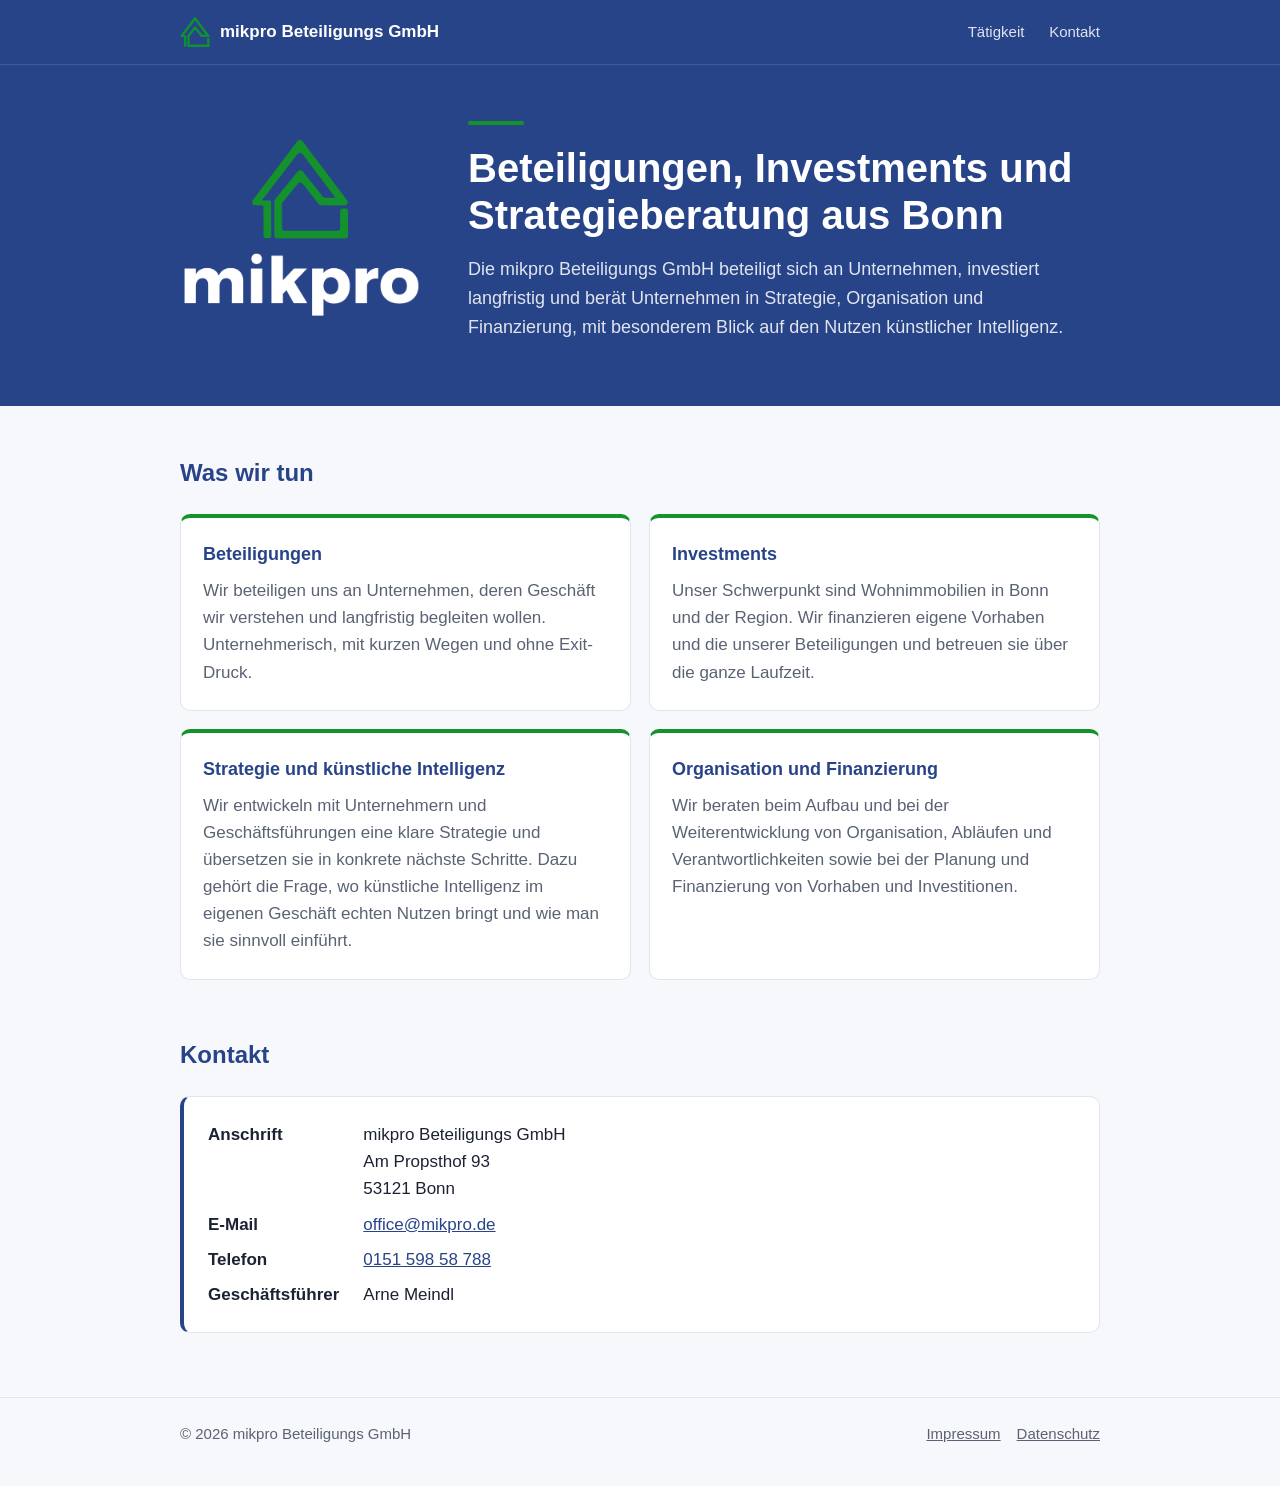
<file: index.html>
<!doctype html>
<html lang="de">
<head>
  <meta charset="utf-8">
  <meta name="viewport" content="width=device-width, initial-scale=1">
  <title>mikpro Beteiligungs GmbH, Bonn</title>
  <meta name="description" content="mikpro Beteiligungs GmbH aus Bonn: Beteiligungen an Unternehmen, Investments, Strategieberatung mit Blick auf künstliche Intelligenz sowie Beratung zu Organisation und Finanzierung.">
  <meta name="theme-color" content="#284489">
  <link rel="icon" type="image/png" sizes="32x32" href="img/favicon-32.png">
  <link rel="stylesheet" href="style.css">
</head>
<body>
  <header class="site">
    <div class="wrap">
      <a class="brand" href="./"><img src="img/haus.png" alt="" width="30" height="30"><span>mikpro Beteiligungs GmbH</span></a>
      <nav>
        <a href="#taetigkeit">Tätigkeit</a>
        <a href="#kontakt">Kontakt</a>
      </nav>
    </div>
  </header>

  <div class="hero">
    <div class="wrap">
      <img src="img/logo-mikpro.png" alt="mikpro" width="240" height="184">
      <div>
        <div class="line"></div>
        <h1>Beteiligungen, Investments und Strategieberatung aus Bonn</h1>
        <p>Die mikpro Beteiligungs GmbH beteiligt sich an Unternehmen, investiert langfristig und berät Unternehmen in Strategie, Organisation und Finanzierung, mit besonderem Blick auf den Nutzen künstlicher Intelligenz.</p>
      </div>
    </div>
  </div>

  <main class="wrap">
    <section id="taetigkeit">
      <h2>Was wir tun</h2>
      <div class="cards">
        <div class="card">
          <h3>Beteiligungen</h3>
          <p>Wir beteiligen uns an Unternehmen, deren Geschäft wir verstehen und langfristig begleiten wollen. Unternehmerisch, mit kurzen Wegen und ohne Exit-Druck.</p>
        </div>
        <div class="card">
          <h3>Investments</h3>
          <p>Unser Schwerpunkt sind Wohnimmobilien in Bonn und der Region. Wir finanzieren eigene Vorhaben und die unserer Beteiligungen und betreuen sie über die ganze Laufzeit.</p>
        </div>
        <div class="card">
          <h3>Strategie und künstliche Intelligenz</h3>
          <p>Wir entwickeln mit Unternehmern und Geschäftsführungen eine klare Strategie und übersetzen sie in konkrete nächste Schritte. Dazu gehört die Frage, wo künstliche Intelligenz im eigenen Geschäft echten Nutzen bringt und wie man sie sinnvoll einführt.</p>
        </div>
        <div class="card">
          <h3>Organisation und Finanzierung</h3>
          <p>Wir beraten beim Aufbau und bei der Weiterentwicklung von Organisation, Abläufen und Verantwortlichkeiten sowie bei der Planung und Finanzierung von Vorhaben und Investitionen.</p>
        </div>
      </div>
    </section>

    <section id="kontakt">
      <h2>Kontakt</h2>
      <div class="facts">
        <dl>
          <dt>Anschrift</dt>
          <dd>mikpro Beteiligungs GmbH<br>Am Propsthof 93<br>53121 Bonn</dd>
          <dt>E-Mail</dt>
          <dd><a href="mailto:office@mikpro.de">office@mikpro.de</a></dd>
          <dt>Telefon</dt>
          <dd><a href="tel:+4915159858788">0151 598 58 788</a></dd>
          <dt>Geschäftsführer</dt>
          <dd>Arne Meindl</dd>
        </dl>
      </div>
    </section>
  </main>

  <footer class="site">
    <div class="wrap">
      <span>© 2026 mikpro Beteiligungs GmbH</span>
      <span><a href="impressum.html">Impressum</a><a href="datenschutz.html">Datenschutz</a></span>
    </div>
  </footer>
</body>
</html>
</file>
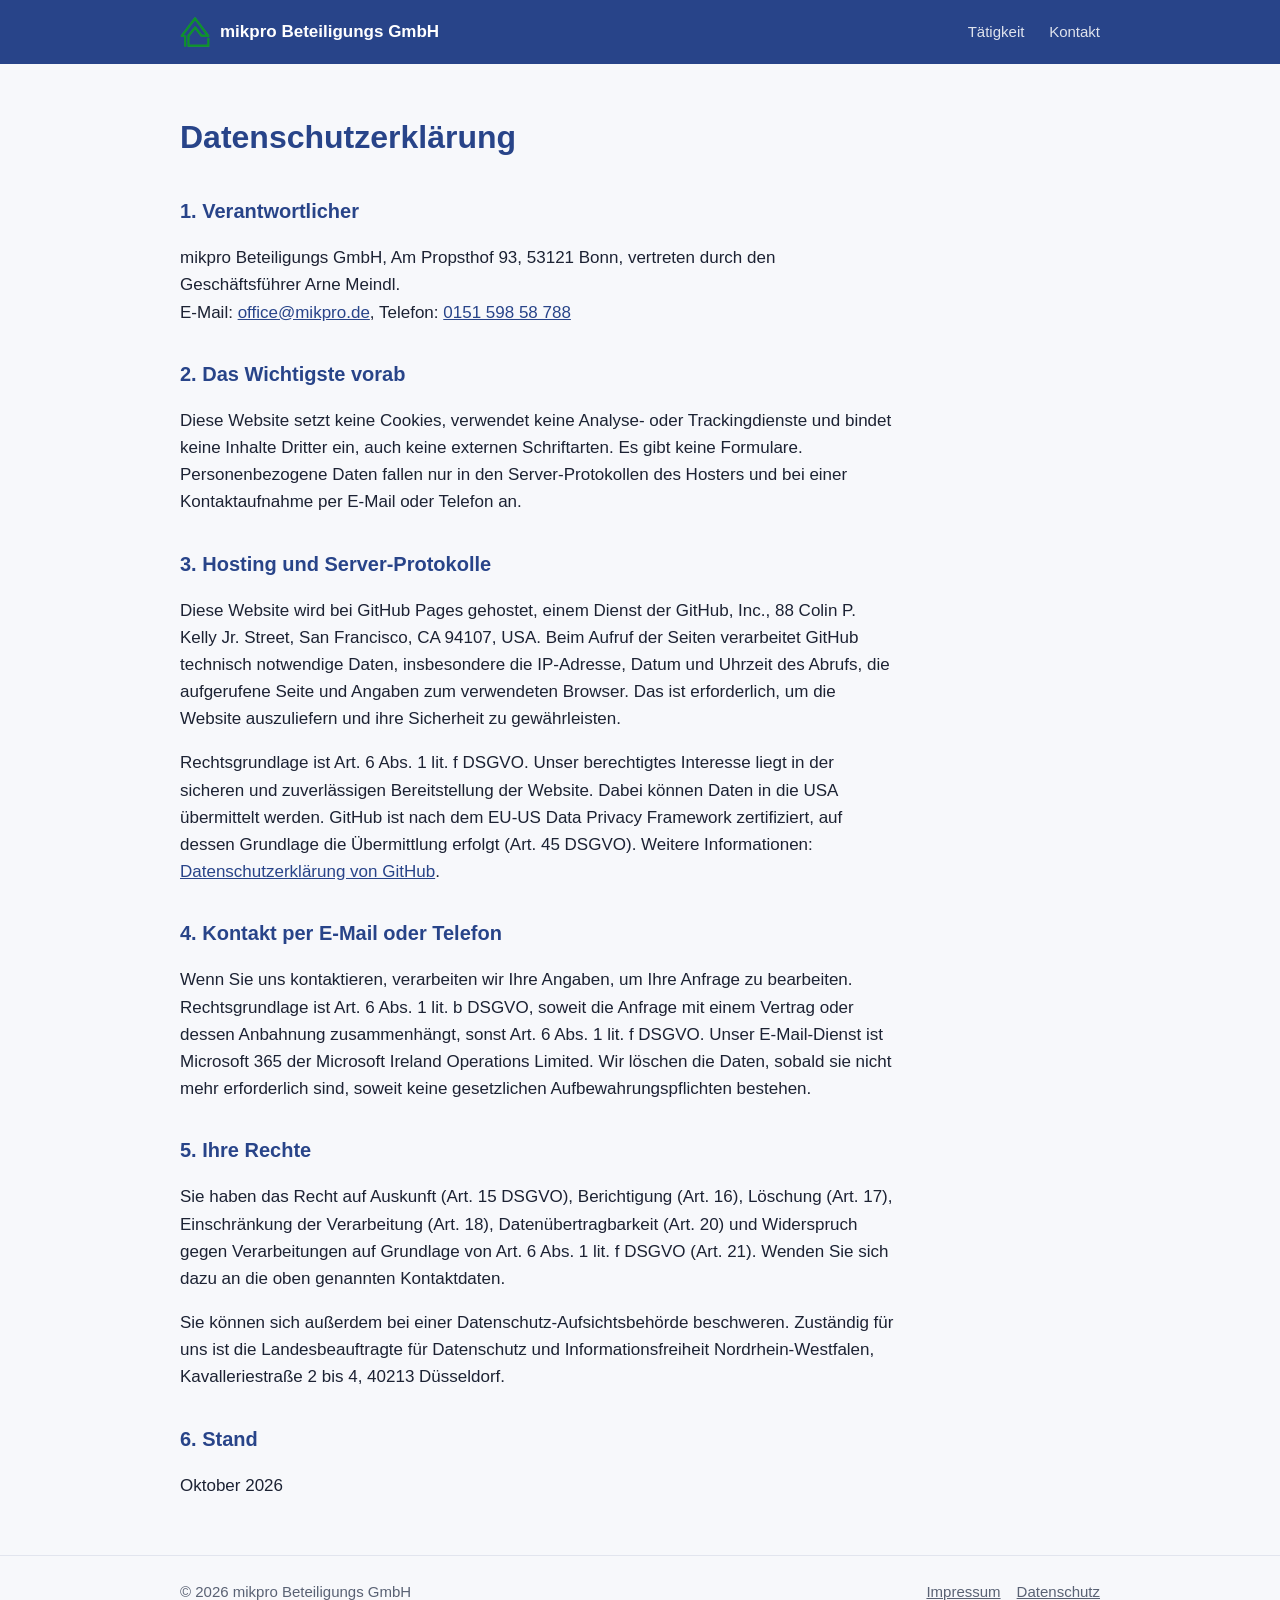
<file: datenschutz.html>
<!doctype html>
<html lang="de">
<head>
  <meta charset="utf-8">
  <meta name="viewport" content="width=device-width, initial-scale=1">
  <title>Datenschutz, mikpro Beteiligungs GmbH</title>
  <meta name="robots" content="noindex">
  <meta name="theme-color" content="#284489">
  <link rel="icon" type="image/png" sizes="32x32" href="img/favicon-32.png">
  <link rel="stylesheet" href="style.css">
</head>
<body>
  <header class="site">
    <div class="wrap">
      <a class="brand" href="./"><img src="img/haus.png" alt="" width="30" height="30"><span>mikpro Beteiligungs GmbH</span></a>
      <nav>
        <a href="./#taetigkeit">Tätigkeit</a>
        <a href="./#kontakt">Kontakt</a>
      </nav>
    </div>
  </header>

  <main class="wrap legal">
    <h1>Datenschutzerklärung</h1>

    <h2>1. Verantwortlicher</h2>
    <p>mikpro Beteiligungs GmbH, Am Propsthof 93, 53121 Bonn, vertreten durch den Geschäftsführer Arne Meindl.<br>E-Mail: <a href="mailto:office@mikpro.de">office@mikpro.de</a>, Telefon: <a href="tel:+4915159858788">0151 598 58 788</a></p>

    <h2>2. Das Wichtigste vorab</h2>
    <p>Diese Website setzt keine Cookies, verwendet keine Analyse- oder Trackingdienste und bindet keine Inhalte Dritter ein, auch keine externen Schriftarten. Es gibt keine Formulare. Personenbezogene Daten fallen nur in den Server-Protokollen des Hosters und bei einer Kontaktaufnahme per E-Mail oder Telefon an.</p>

    <h2>3. Hosting und Server-Protokolle</h2>
    <p>Diese Website wird bei GitHub Pages gehostet, einem Dienst der GitHub, Inc., 88 Colin P. Kelly Jr. Street, San Francisco, CA 94107, USA. Beim Aufruf der Seiten verarbeitet GitHub technisch notwendige Daten, insbesondere die IP-Adresse, Datum und Uhrzeit des Abrufs, die aufgerufene Seite und Angaben zum verwendeten Browser. Das ist erforderlich, um die Website auszuliefern und ihre Sicherheit zu gewährleisten.</p>
    <p>Rechtsgrundlage ist Art. 6 Abs. 1 lit. f DSGVO. Unser berechtigtes Interesse liegt in der sicheren und zuverlässigen Bereitstellung der Website. Dabei können Daten in die USA übermittelt werden. GitHub ist nach dem EU-US Data Privacy Framework zertifiziert, auf dessen Grundlage die Übermittlung erfolgt (Art. 45 DSGVO). Weitere Informationen: <a href="https://docs.github.com/de/site-policy/privacy-policies/github-general-privacy-statement">Datenschutzerklärung von GitHub</a>.</p>

    <h2>4. Kontakt per E-Mail oder Telefon</h2>
    <p>Wenn Sie uns kontaktieren, verarbeiten wir Ihre Angaben, um Ihre Anfrage zu bearbeiten. Rechtsgrundlage ist Art. 6 Abs. 1 lit. b DSGVO, soweit die Anfrage mit einem Vertrag oder dessen Anbahnung zusammenhängt, sonst Art. 6 Abs. 1 lit. f DSGVO. Unser E-Mail-Dienst ist Microsoft 365 der Microsoft Ireland Operations Limited. Wir löschen die Daten, sobald sie nicht mehr erforderlich sind, soweit keine gesetzlichen Aufbewahrungspflichten bestehen.</p>

    <h2>5. Ihre Rechte</h2>
    <p>Sie haben das Recht auf Auskunft (Art. 15 DSGVO), Berichtigung (Art. 16), Löschung (Art. 17), Einschränkung der Verarbeitung (Art. 18), Datenübertragbarkeit (Art. 20) und Widerspruch gegen Verarbeitungen auf Grundlage von Art. 6 Abs. 1 lit. f DSGVO (Art. 21). Wenden Sie sich dazu an die oben genannten Kontaktdaten.</p>
    <p>Sie können sich außerdem bei einer Datenschutz-Aufsichtsbehörde beschweren. Zuständig für uns ist die Landesbeauftragte für Datenschutz und Informationsfreiheit Nordrhein-Westfalen, Kavalleriestraße 2 bis 4, 40213 Düsseldorf.</p>

    <h2>6. Stand</h2>
    <p>Oktober 2026</p>
  </main>

  <footer class="site">
    <div class="wrap">
      <span>© 2026 mikpro Beteiligungs GmbH</span>
      <span><a href="impressum.html">Impressum</a><a href="datenschutz.html">Datenschutz</a></span>
    </div>
  </footer>
</body>
</html>
</file>
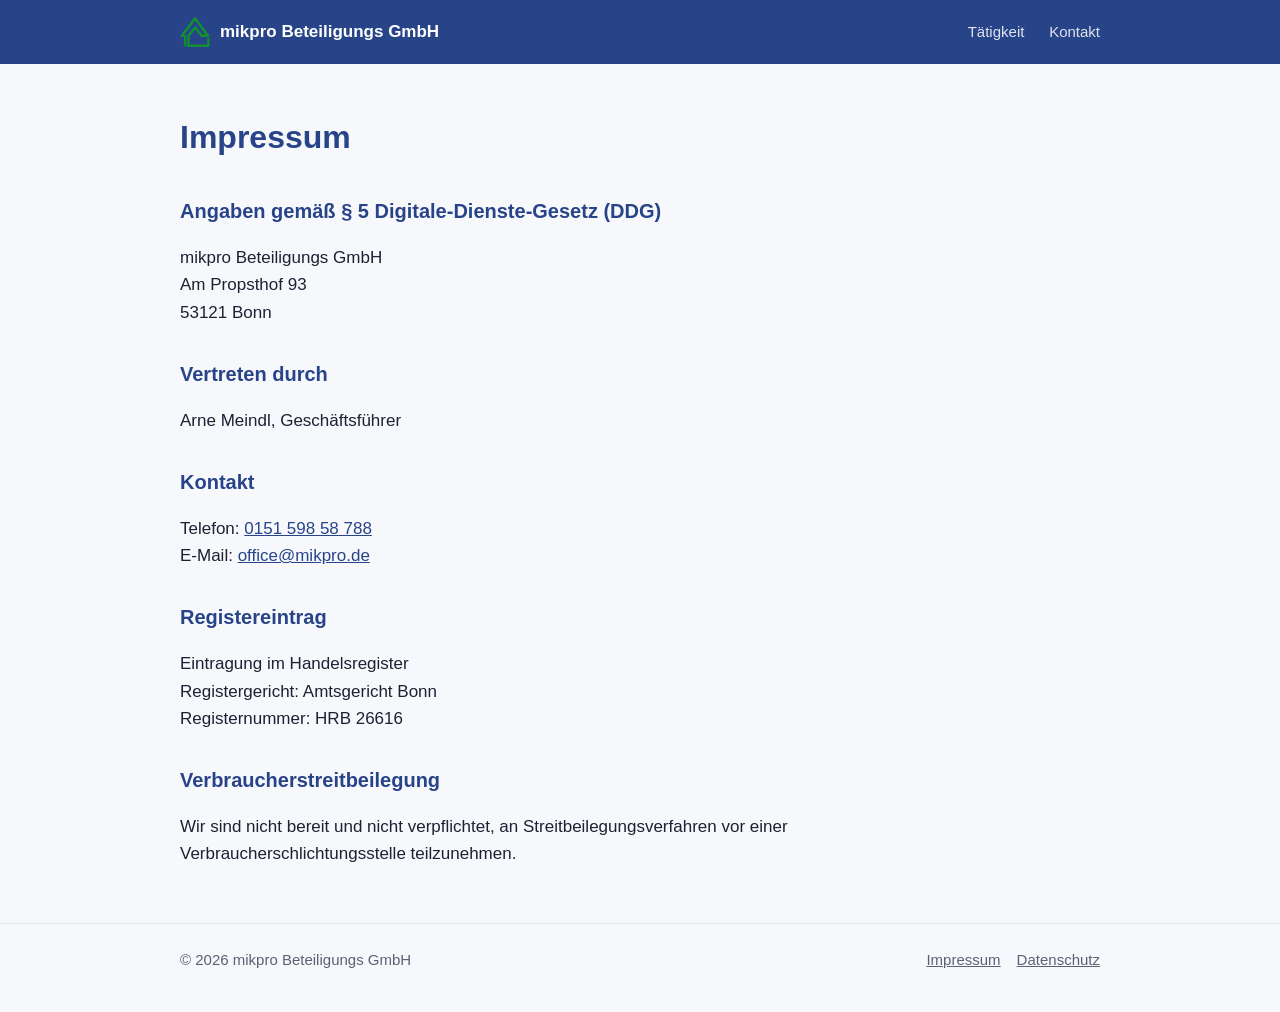
<file: impressum.html>
<!doctype html>
<html lang="de">
<head>
  <meta charset="utf-8">
  <meta name="viewport" content="width=device-width, initial-scale=1">
  <title>Impressum, mikpro Beteiligungs GmbH</title>
  <meta name="robots" content="noindex">
  <meta name="theme-color" content="#284489">
  <link rel="icon" type="image/png" sizes="32x32" href="img/favicon-32.png">
  <link rel="stylesheet" href="style.css">
</head>
<body>
  <header class="site">
    <div class="wrap">
      <a class="brand" href="./"><img src="img/haus.png" alt="" width="30" height="30"><span>mikpro Beteiligungs GmbH</span></a>
      <nav>
        <a href="./#taetigkeit">Tätigkeit</a>
        <a href="./#kontakt">Kontakt</a>
      </nav>
    </div>
  </header>

  <main class="wrap legal">
    <h1>Impressum</h1>

    <h2>Angaben gemäß § 5 Digitale-Dienste-Gesetz (DDG)</h2>
    <p>mikpro Beteiligungs GmbH<br>Am Propsthof 93<br>53121 Bonn</p>

    <h2>Vertreten durch</h2>
    <p>Arne Meindl, Geschäftsführer</p>

    <h2>Kontakt</h2>
    <p>Telefon: <a href="tel:+4915159858788">0151 598 58 788</a><br>E-Mail: <a href="mailto:office@mikpro.de">office@mikpro.de</a></p>

    <h2>Registereintrag</h2>
    <p>Eintragung im Handelsregister<br>Registergericht: Amtsgericht Bonn<br>Registernummer: HRB 26616</p>

    <h2>Verbraucherstreitbeilegung</h2>
    <p>Wir sind nicht bereit und nicht verpflichtet, an Streitbeilegungsverfahren vor einer Verbraucherschlichtungsstelle teilzunehmen.</p>
  </main>

  <footer class="site">
    <div class="wrap">
      <span>© 2026 mikpro Beteiligungs GmbH</span>
      <span><a href="impressum.html">Impressum</a><a href="datenschutz.html">Datenschutz</a></span>
    </div>
  </footer>
</body>
</html>
</file>
<file: style.css>
/* Farben aus dem mikpro-Logo (cicd/produktiv): Blau #284489, Grün #14932C */
:root {
  --brand: #284489;
  --brand-dark: #1f3670;
  --green: #14932C;
  --bg: #f7f8fb;
  --surface: #ffffff;
  --text: #1c2233;
  --muted: #5a6274;
  --line: #e2e5ee;
  --heading: #284489;
}

@media (prefers-color-scheme: dark) {
  :root {
    --bg: #11151f;
    --surface: #181e2b;
    --text: #e7e9ef;
    --muted: #a6adbd;
    --line: #2a3142;
    --heading: #9fb4e8;
  }
}

* { box-sizing: border-box; }

html { -webkit-text-size-adjust: 100%; }

body {
  margin: 0;
  background: var(--bg);
  color: var(--text);
  font-family: -apple-system, BlinkMacSystemFont, "Segoe UI", Roboto, "Helvetica Neue", Arial, sans-serif;
  font-size: 17px;
  line-height: 1.6;
}

a { color: var(--heading); }

.wrap {
  max-width: 960px;
  margin: 0 auto;
  padding: 0 20px;
}

/* Kopfzeile */
header.site {
  background: var(--brand);
  color: #fff;
}

header.site .wrap {
  display: flex;
  align-items: center;
  justify-content: space-between;
  min-height: 64px;
  gap: 16px;
}

.brand {
  display: flex;
  align-items: center;
  gap: 10px;
  color: #fff;
  text-decoration: none;
  font-weight: 700;
  font-size: 17px;
}

.brand img { width: 30px; height: 30px; }

nav a {
  color: rgba(255, 255, 255, 0.85);
  text-decoration: none;
  margin-left: 20px;
  font-size: 15px;
}

nav a:hover { color: #fff; }

/* Startbereich in Markenblau */
.hero {
  background: var(--brand);
  color: #fff;
  border-top: 1px solid rgba(255, 255, 255, 0.12);
}

.hero .wrap {
  display: grid;
  grid-template-columns: 240px 1fr;
  align-items: center;
  gap: 48px;
  padding-top: 56px;
  padding-bottom: 64px;
}

.hero img { width: 240px; height: auto; display: block; }

.hero h1 {
  font-size: clamp(28px, 4.4vw, 40px);
  line-height: 1.18;
  margin: 0 0 16px;
}

.hero p {
  color: rgba(255, 255, 255, 0.86);
  font-size: 18px;
  margin: 0;
  max-width: 34em;
}

.hero .line {
  width: 56px;
  height: 4px;
  background: var(--green);
  border-radius: 2px;
  margin-bottom: 20px;
}

section { padding: 48px 0 8px; }

section h2 {
  font-size: 24px;
  margin: 0 0 22px;
  color: var(--heading);
}

.cards {
  display: grid;
  grid-template-columns: repeat(2, 1fr);
  gap: 18px;
}

.card {
  background: var(--surface);
  border: 1px solid var(--line);
  border-top: 4px solid var(--green);
  border-radius: 10px;
  padding: 22px 22px 24px;
}

.card h3 {
  margin: 0 0 8px;
  font-size: 18px;
  color: var(--heading);
}

.card p { margin: 0; color: var(--muted); }

.facts {
  background: var(--surface);
  border: 1px solid var(--line);
  border-left: 4px solid var(--brand);
  border-radius: 10px;
  padding: 24px;
}

.facts dl {
  display: grid;
  grid-template-columns: max-content 1fr;
  gap: 8px 24px;
  margin: 0;
}

.facts dt { font-weight: 600; }
.facts dd { margin: 0; }

/* Rechtstexte */
.legal h1 { font-size: 32px; margin: 48px 0 24px; color: var(--heading); }
.legal h2 { font-size: 20px; margin: 32px 0 10px; color: var(--heading); }
.legal p, .legal li { max-width: 42em; }

.offen {
  background: #fff3bf;
  color: #1c2233;
  padding: 0 4px;
  border-radius: 3px;
}

footer.site {
  border-top: 1px solid var(--line);
  margin-top: 56px;
  padding: 24px 0 40px;
  color: var(--muted);
  font-size: 15px;
}

footer.site .wrap {
  display: flex;
  flex-wrap: wrap;
  justify-content: space-between;
  gap: 12px;
}

footer.site a { color: var(--muted); margin-left: 16px; }
footer.site a:first-child { margin-left: 0; }

@media (max-width: 720px) {
  .hero .wrap {
    grid-template-columns: 1fr;
    gap: 28px;
    padding-top: 36px;
    padding-bottom: 44px;
  }
  .hero img { width: 170px; }
  .cards { grid-template-columns: 1fr; }
}

@media (max-width: 560px) {
  .brand span { display: none; }
  nav a { margin-left: 14px; }
  .facts dl { grid-template-columns: 1fr; gap: 2px; }
  .facts dt { margin-top: 10px; }
}
</file>
